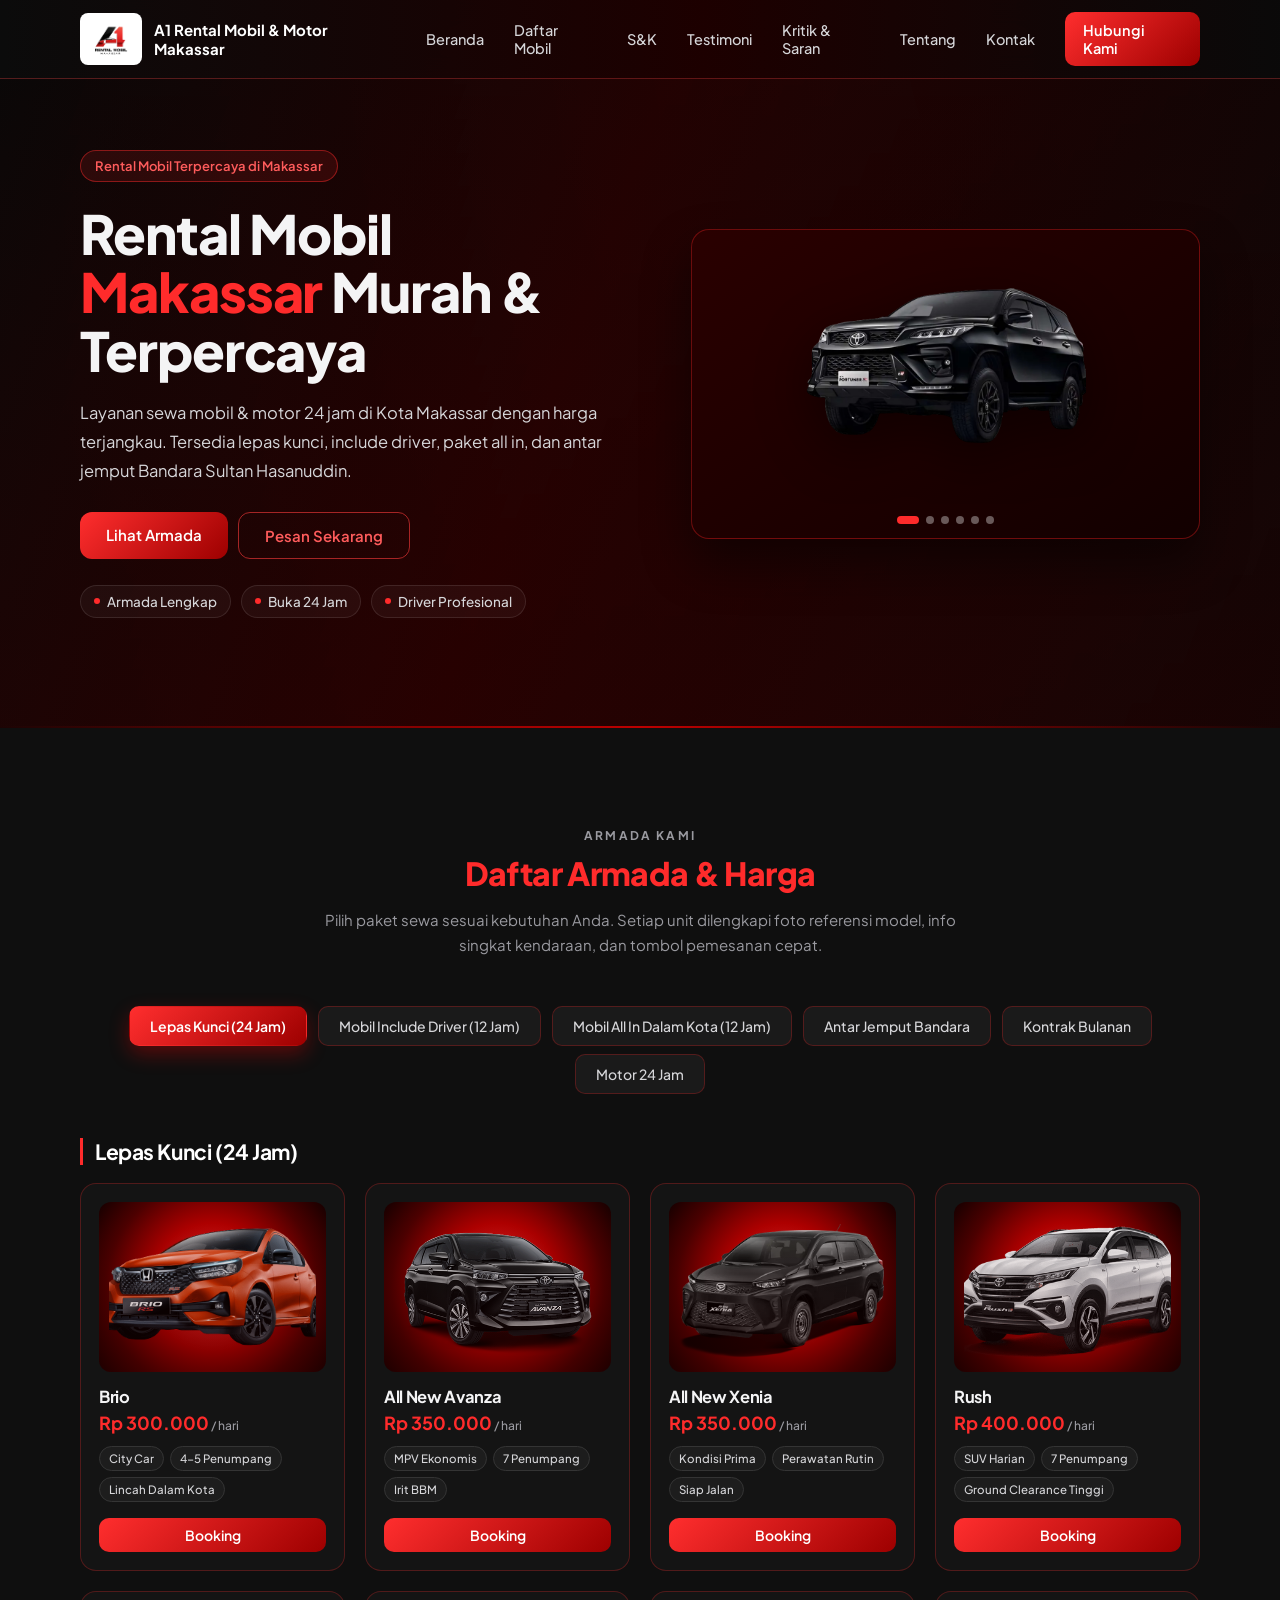
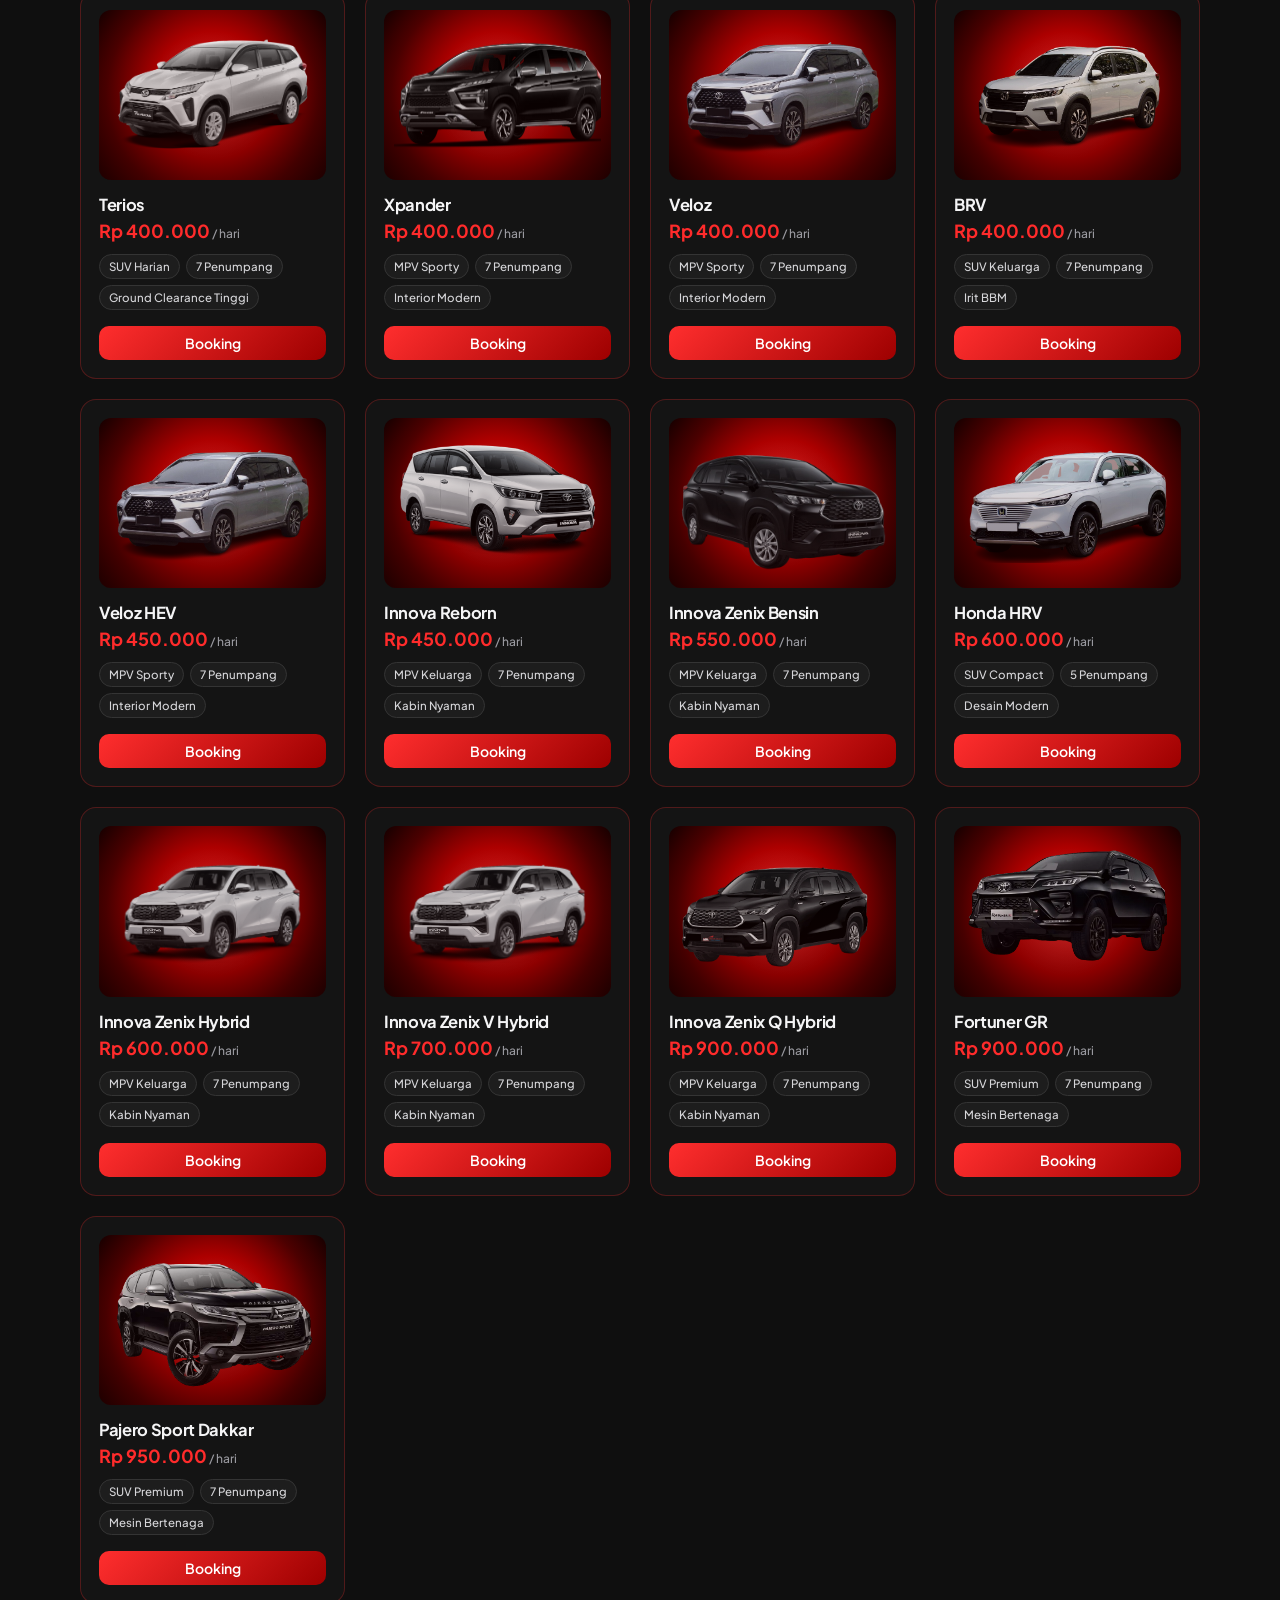
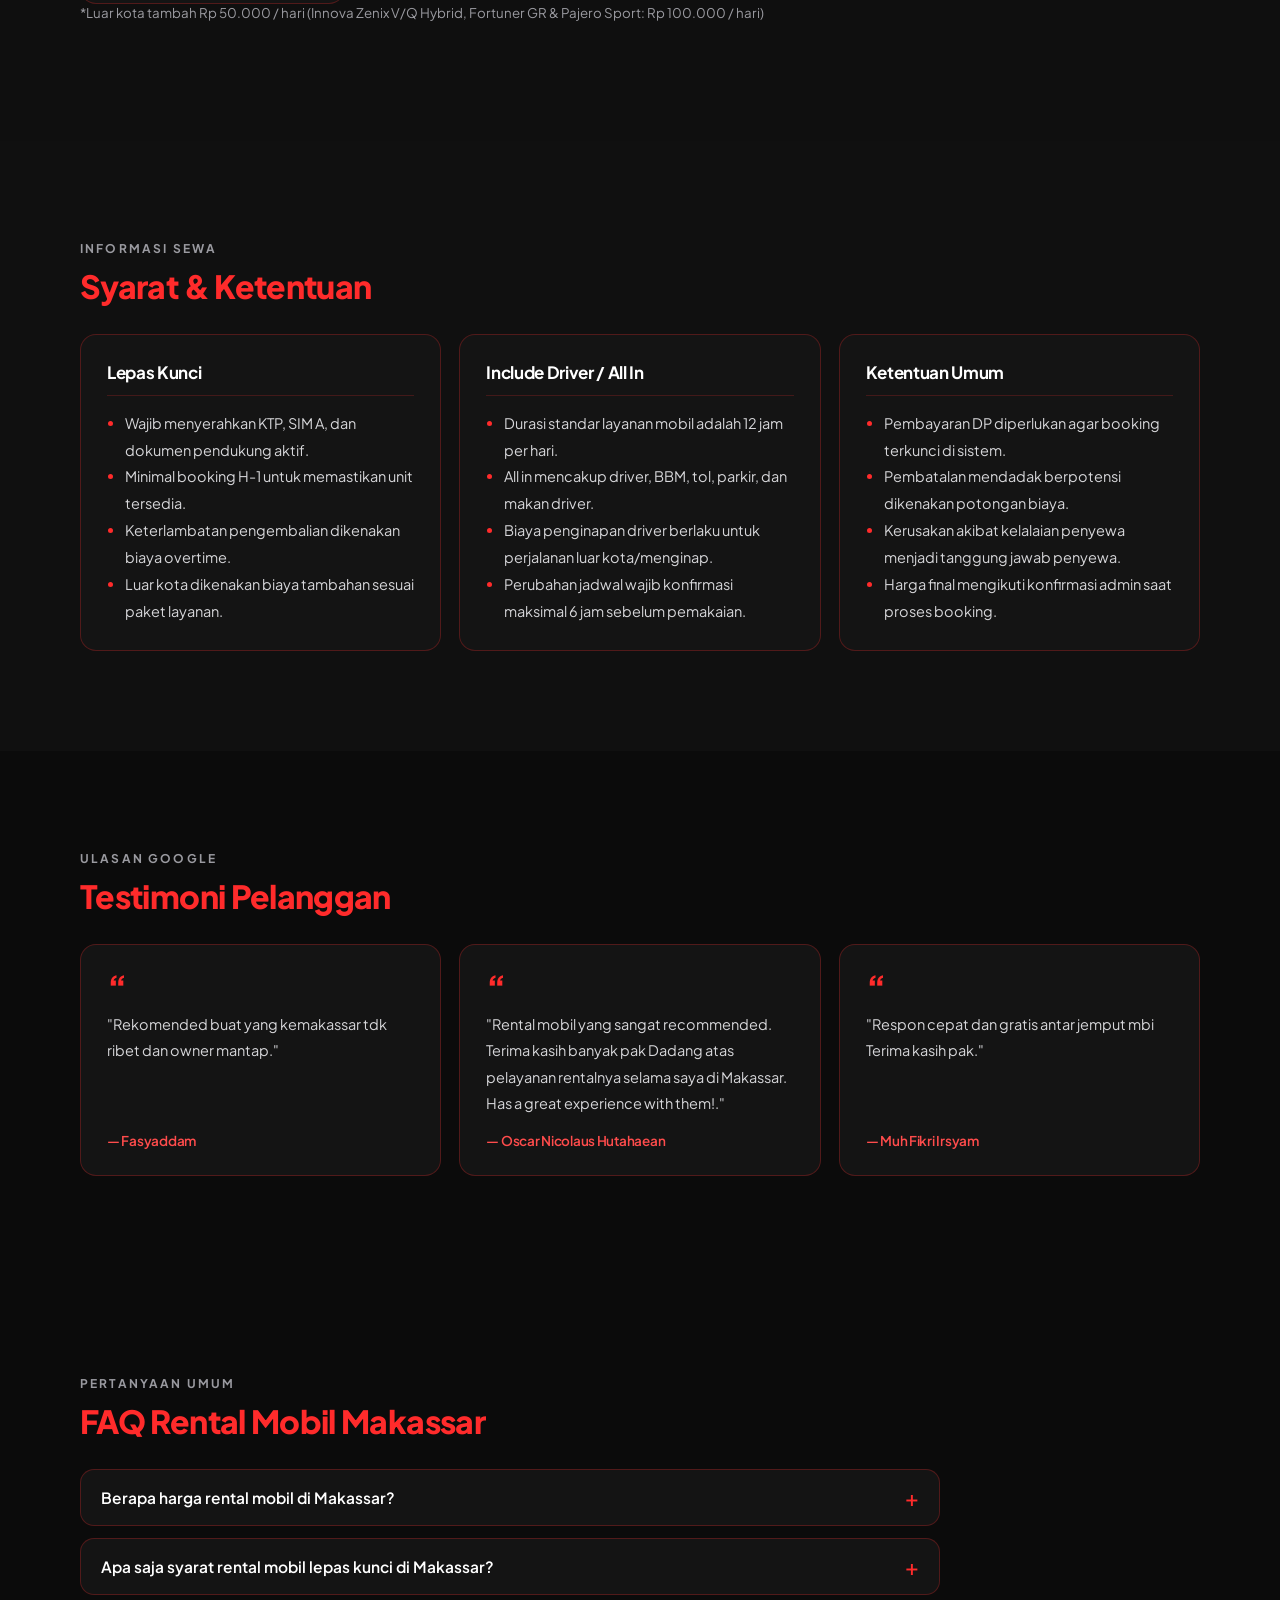
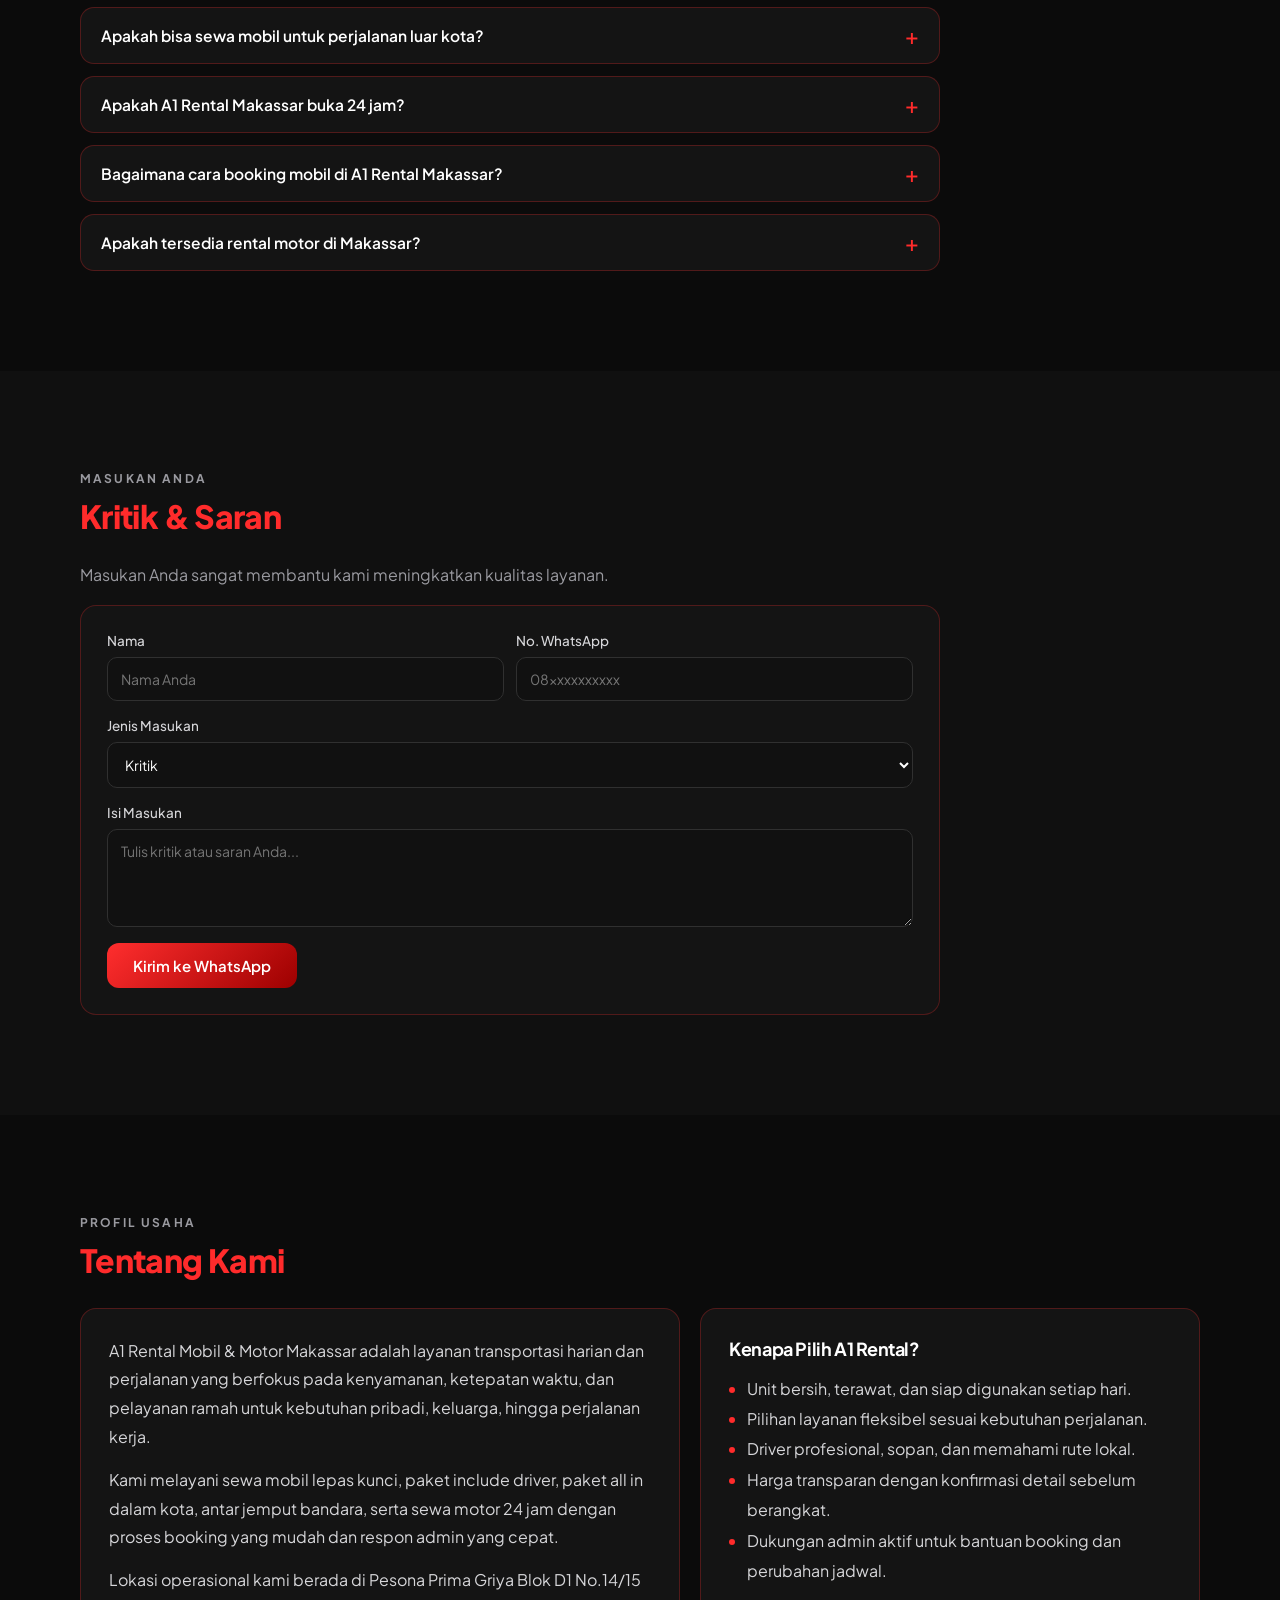
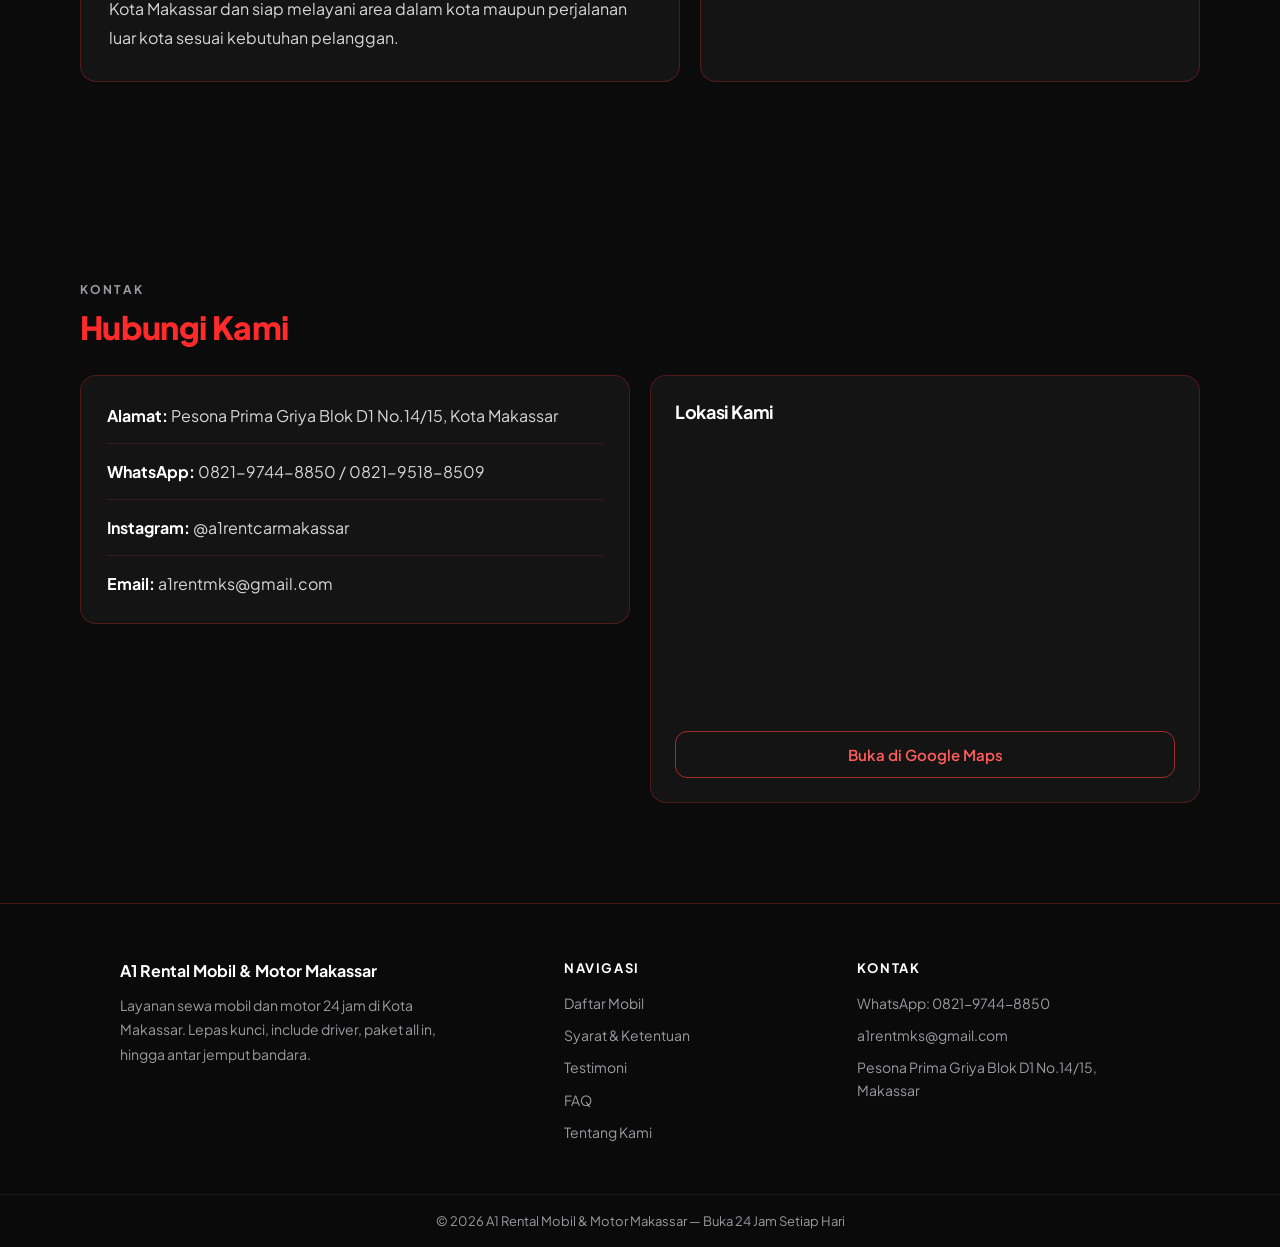
<file: index.html>
<!DOCTYPE html>
<html lang="id">
<head>
<meta charset="UTF-8">
<meta name="viewport" content="width=device-width, initial-scale=1.0">

<!-- Primary SEO -->
<title>Rental Mobil Makassar Murah Lepas Kunci & Driver | A1 Rental Mobil</title>
<meta name="description" content="Rental Mobil Makassar murah mulai 250rb. Tersedia lepas kunci dan include driver. Armada lengkap Brio, Avanza, Innova, Fortuner. Booking cepat via WhatsApp.">
<meta name="keywords" content="rental mobil makassar, sewa mobil makassar murah, rental mobil lepas kunci makassar, rental mobil makassar dengan driver, sewa motor makassar, antar jemput bandara makassar">
<meta name="robots" content="index, follow, max-image-preview:large, max-snippet:-1">
<meta name="author" content="A1 Rental Mobil Makassar">
<meta name="theme-color" content="#0b0b0b">

<!-- Geo Targeting -->
<meta name="geo.region" content="ID-SN">
<meta name="geo.placename" content="Makassar, Sulawesi Selatan">
<meta name="geo.position" content="-5.147665;119.432732">
<meta name="ICBM" content="-5.147665, 119.432732">

<!-- Canonical -->
<link rel="canonical" href="https://www.a1rentalmakassar.com/">

<!-- Favicon -->
<link rel="icon" type="image/png" sizes="512x512" href="https://www.a1rentalmakassar.com/favicon-512.png">
<link rel="icon" type="image/png" sizes="192x192" href="https://www.a1rentalmakassar.com/favicon-192.png">
<link rel="shortcut icon" href="https://www.a1rentalmakassar.com/favicon-512.png">
<link rel="apple-touch-icon" sizes="192x192" href="https://www.a1rentalmakassar.com/favicon-192.png">

<!-- Sitemap -->
<link rel="sitemap" type="application/xml" title="Sitemap" href="/sitemap.xml">

<!-- Open Graph (Agar Bagus Saat Di Share) -->
<meta property="og:title" content="Rental Mobil Makassar Murah | A1 Rental Mobil">
<meta property="og:description" content="Sewa mobil Makassar lepas kunci & driver. Harga mulai 250rb. Booking cepat via WhatsApp.">
<meta property="og:type" content="website">
<meta property="og:url" content="https://www.a1rentalmakassar.com/">
<meta property="og:site_name" content="A1 Rental Mobil Makassar">
<meta property="og:locale" content="id_ID">
<meta property="og:image" content="https://www.a1rentalmakassar.com/logo.png">
<meta property="og:image:alt" content="Logo A1 Rental Mobil Makassar">

<!-- Twitter Card -->
<meta name="twitter:card" content="summary_large_image">
<meta name="twitter:title" content="Rental Mobil Makassar Murah | A1 Rental Mobil">
<meta name="twitter:description" content="Sewa mobil Makassar harga terjangkau. Lepas kunci & include driver.">
<meta name="twitter:image" content="https://www.a1rentalmakassar.com/logo.png">

<!-- Google tag (gtag.js) -->
<script async src="https://www.googletagmanager.com/gtag/js?id=AW-17987800394"></script>
<script>
    window.dataLayer = window.dataLayer || [];
    function gtag(){dataLayer.push(arguments);}
    gtag('js', new Date());

    gtag('config', 'AW-17987800394');

    function gtag_report_conversion(url) {
        const fallbackRedirect = () => {
            if (url) {
                window.location.href = url;
            }
        };

        if (typeof gtag !== 'function') {
            fallbackRedirect();
            return false;
        }

        let hasRedirected = false;
        const callback = function () {
            if (hasRedirected) return;
            hasRedirected = true;
            fallbackRedirect();
        };

        gtag('event', 'conversion', {
            'send_to': 'AW-17987800394/dvFRCIK0zoEcEMqaoIFD',
            'event_callback': callback,
            'event_timeout': 2000
        });

        setTimeout(callback, 2100);
        return false;
    }
</script>

<!-- Schema Markup: Local Business (AutoRental) -->
<script type="application/ld+json">
{
  "@context": "https://schema.org",
  "@type": "AutoRental",
  "@id": "https://www.a1rentalmakassar.com/#autorental",
  "name": "A1 Rental Mobil Makassar",
  "alternateName": "A1 Rental Mobil & Motor Makassar",
  "description": "Layanan rental mobil dan motor 24 jam di Kota Makassar. Tersedia lepas kunci, include driver, paket all in dalam kota, dan antar jemput bandara dengan harga mulai Rp 100.000.",
  "url": "https://www.a1rentalmakassar.com",
  "logo": "https://www.a1rentalmakassar.cunom/logo.png",
  "image": "https://www.a1rentalmakassar.com/logo.png",
  "telephone": "+6282197448850",
  "email": "a1rentmks@gmail.com",
  "priceRange": "Rp100.000 - Rp3.000.000",
  "currenciesAccepted": "IDR",
  "paymentAccepted": "Cash, Transfer Bank",
  "address": {
    "@type": "PostalAddress",
    "streetAddress": "Pesona Prima Griya Blok D1 No.14/15",
    "addressLocality": "Makassar",
    "addressRegion": "Sulawesi Selatan",
    "addressCountry": "ID"
  },
  "geo": {
    "@type": "GeoCoordinates",
    "latitude": -5.147665,
    "longitude": 119.432732
  },
  "hasMap": "https://maps.app.goo.gl/TcPiTi96g9vByP3y5",
  "openingHoursSpecification": {
    "@type": "OpeningHoursSpecification",
    "dayOfWeek": ["Monday", "Tuesday", "Wednesday", "Thursday", "Friday", "Saturday", "Sunday"],
    "opens": "00:00",
    "closes": "23:59"
  },
  "areaServed": {
    "@type": "City",
    "name": "Makassar"
  },
  "sameAs": [
    "https://www.instagram.com/a1rentcarmakassar"
  ],
  "contactPoint": {
    "@type": "ContactPoint",
    "telephone": "+6282197448850",
    "contactType": "customer service",
    "availableLanguage": "Indonesian",
    "areaServed": "ID"
  },
  "hasOfferCatalog": {
    "@type": "OfferCatalog",
    "name": "Layanan Rental A1 Makassar",
    "itemListElement": [
      {
        "@type": "Offer",
        "itemOffered": { "@type": "Service", "name": "Rental Mobil Lepas Kunci 24 Jam Makassar" },
        "priceSpecification": { "@type": "PriceSpecification", "minPrice": 300000, "maxPrice": 950000, "priceCurrency": "IDR" }
      },
      {
        "@type": "Offer",
        "itemOffered": { "@type": "Service", "name": "Rental Mobil Include Driver 12 Jam Makassar" },
        "priceSpecification": { "@type": "PriceSpecification", "minPrice": 500000, "maxPrice": 2600000, "priceCurrency": "IDR" }
      },
      {
        "@type": "Offer",
        "itemOffered": { "@type": "Service", "name": "Rental Mobil All In Dalam Kota Makassar" },
        "priceSpecification": { "@type": "PriceSpecification", "minPrice": 800000, "maxPrice": 3000000, "priceCurrency": "IDR" }
      },
      {
        "@type": "Offer",
        "itemOffered": { "@type": "Service", "name": "Antar Jemput Bandara Sultan Hasanuddin" },
        "priceSpecification": { "@type": "PriceSpecification", "minPrice": 250000, "maxPrice": 500000, "priceCurrency": "IDR" }
      },
      {
        "@type": "Offer",
        "itemOffered": { "@type": "Service", "name": "Kontrak Mobil Bulanan Makassar" },
        "priceSpecification": { "@type": "PriceSpecification", "minPrice": 7000000, "maxPrice": 20000000, "priceCurrency": "IDR" }
      },
      {
        "@type": "Offer",
        "itemOffered": { "@type": "Service", "name": "Sewa Motor 24 Jam Makassar" },
        "priceSpecification": { "@type": "PriceSpecification", "minPrice": 100000, "maxPrice": 150000, "priceCurrency": "IDR" }
      }
    ]
  }
}
</script>

<!-- Schema Markup: WebSite -->
<script type="application/ld+json">
{
  "@context": "https://schema.org",
  "@type": "WebSite",
  "@id": "https://www.a1rentalmakassar.com/#website",
  "name": "A1 Rental Mobil Makassar",
  "url": "https://www.a1rentalmakassar.com",
  "inLanguage": "id-ID",
  "publisher": { "@id": "https://www.a1rentalmakassar.com/#autorental" }
}
</script>

<!-- Schema Markup: FAQ -->
<script type="application/ld+json">
{
  "@context": "https://schema.org",
  "@type": "FAQPage",
  "mainEntity": [
    {
      "@type": "Question",
      "name": "Berapa harga rental mobil di Makassar?",
      "acceptedAnswer": {
        "@type": "Answer",
        "text": "Harga rental mobil di A1 Rental Makassar mulai dari Rp 250.000 untuk antar jemput bandara, Rp 300.000/24 jam untuk lepas kunci, dan Rp 500.000/12 jam untuk paket include driver. Sewa motor mulai Rp 100.000/24 jam."
      }
    },
    {
      "@type": "Question",
      "name": "Apa saja syarat rental mobil lepas kunci di Makassar?",
      "acceptedAnswer": {
        "@type": "Answer",
        "text": "Syarat lepas kunci: menyerahkan KTP, SIM A aktif, dan dokumen pendukung. Disarankan booking minimal H-1 agar unit tersedia."
      }
    },
    {
      "@type": "Question",
      "name": "Apakah bisa sewa mobil untuk perjalanan luar kota?",
      "acceptedAnswer": {
        "@type": "Answer",
        "text": "Bisa. Lepas kunci dikenakan tambahan Rp 50.000/hari, sedangkan paket include driver dikenakan tambahan Rp 100.000/hari plus biaya penginapan driver untuk perjalanan menginap."
      }
    },
    {
      "@type": "Question",
      "name": "Apakah A1 Rental Makassar buka 24 jam?",
      "acceptedAnswer": {
        "@type": "Answer",
        "text": "Ya, kami beroperasi 24 jam setiap hari termasuk hari libur. Admin siap merespon booking dan pertanyaan Anda kapan saja via WhatsApp."
      }
    },
    {
      "@type": "Question",
      "name": "Bagaimana cara booking mobil di A1 Rental Makassar?",
      "acceptedAnswer": {
        "@type": "Answer",
        "text": "Pilih unit di daftar armada lalu klik tombol Booking. Anda akan langsung terhubung ke WhatsApp admin dengan detail unit yang dipilih. Booking terkunci setelah pembayaran DP."
      }
    },
    {
      "@type": "Question",
      "name": "Apakah tersedia rental motor di Makassar?",
      "acceptedAnswer": {
        "@type": "Answer",
        "text": "Tersedia. Kami menyewakan NMAX, PCX, Vario, Scoopy, Fino, dan Genio dengan tarif mulai Rp 100.000 per 24 jam."
      }
    }
  ]
}
</script>

<!-- Fonts -->
<link rel="preconnect" href="https://fonts.googleapis.com">
<link rel="preconnect" href="https://fonts.gstatic.com" crossorigin>
<link rel="preconnect" href="https://images.pexels.com">
<link href="https://fonts.googleapis.com/css2?family=Plus+Jakarta+Sans:wght@400;500;600;700;800&display=swap" rel="stylesheet">

<!-- CSS -->
<link rel="stylesheet" href="style.css">

</head>
<body>

<!-- NAVBAR -->
<header class="navbar">
    <div class="logo-area">
        <img src="logo.png" alt="Logo A1 Rental Mobil Makassar" height="52">
        <span class="logo-text">A1 Rental Mobil & Motor Makassar</span>
    </div>

    <button class="menu-toggle" id="menuToggle" aria-label="Buka menu navigasi" aria-expanded="false" aria-controls="mainNav">
        <span></span>
        <span></span>
        <span></span>
    </button>

    <nav id="mainNav">
        <a href="#beranda">Beranda</a>
        <a href="#armada">Daftar Mobil</a>
        <a href="#syarat">S&K</a>
        <a href="#testimoni">Testimoni</a>
        <a href="#saran">Kritik & Saran</a>
        <a href="#tentang">Tentang</a>
        <a href="#kontak">Kontak</a>
        <a href="https://wa.me/6282197448850" onclick="return gtag_report_conversion('https://wa.me/6282197448850');" class="btn-nav">Hubungi Kami</a>
    </nav>
</header>

<!-- HERO -->
<section class="hero" id="beranda">
    <div class="hero-inner">
        <div class="hero-text">
            <span class="badge">Rental Mobil Terpercaya di Makassar</span>
            <h1>Rental Mobil <span>Makassar</span> Murah & Terpercaya</h1>
            <p>
                Layanan sewa mobil & motor 24 jam di Kota Makassar dengan harga terjangkau.
                Tersedia lepas kunci, include driver, paket all in, dan antar jemput Bandara Sultan Hasanuddin.
            </p>

            <div class="hero-btn">
                <a href="#armada" class="btn-primary">Lihat Armada</a>
                <a href="https://wa.me/6282197448850?text=Halo%20admin%20A1%20Rental%2C%20saya%20ingin%20booking%20kendaraan." onclick="return gtag_report_conversion('https://wa.me/6282197448850?text=Halo%20admin%20A1%20Rental%2C%20saya%20ingin%20booking%20kendaraan.');" class="btn-secondary">Pesan Sekarang</a>
            </div>

            <div class="info">
                <span>Armada Lengkap</span>
                <span>Buka 24 Jam</span>
                <span>Driver Profesional</span>
            </div>
        </div>

        <div class="hero-visual">
            <div class="hero-slider-card">
                <div class="hero-slider-track" id="heroSliderTrack">
                    <div class="hero-slide" data-model="fortuner"><img src="img/Fortuner%20GR.png" alt="Rental Fortuner GR Makassar" width="560" height="260"></div>
                    <div class="hero-slide" data-model="pajero"><img src="img/Pajero%20Sport%20Dakkar.png" alt="Rental Pajero Sport Dakkar Makassar" width="560" height="260"></div>
                    <div class="hero-slide" data-model="alphard"><img src="img/New%20Alphard.png" alt="Rental New Alphard Makassar" width="560" height="260"></div>
                    <div class="hero-slide" data-model="zenix"><img src="img/Innova%20Zenix%20Hybrid.png" alt="Rental Innova Zenix Hybrid Makassar" width="560" height="260"></div>
                    <div class="hero-slide" data-model="hiace"><img src="img/Hiace%20Premio.png" alt="Rental Hiace Premio Makassar" width="560" height="260"></div>
                    <div class="hero-slide" data-model="xpander"><img src="img/xpander.webp" alt="Rental Xpander Makassar" width="560" height="260"></div>
                </div>
                <div class="hero-slider-dots" id="heroSliderDots"></div>
            </div>
        </div>
    </div>
</section>

<section class="armada" id="armada">

    <span class="section-tag">Armada Kami</span>
    <h2>Daftar Armada & Harga</h2>
    <p class="armada-subtitle">Pilih paket sewa sesuai kebutuhan Anda. Setiap unit dilengkapi foto referensi model, info singkat kendaraan, dan tombol pemesanan cepat.</p>

    <!-- BUTTON FILTER -->
    <div class="filter-btn">
        <button onclick="showCategory('lepas', event)" class="active">Lepas Kunci (24 Jam)</button>
        <button onclick="showCategory('driver', event)">Mobil Include Driver (12 Jam)</button>
        <button onclick="showCategory('allin', event)">Mobil All In Dalam Kota (12 Jam)</button>
        <button onclick="showCategory('bandara', event)">Antar Jemput Bandara</button>
        <button onclick="showCategory('bulanan', event)">Kontrak Bulanan</button>
        <button onclick="showCategory('motor', event)">Motor 24 Jam</button>
    </div>

    <!-- LEPAS KUNCI -->
    <div class="kategori-content" id="lepas">
        <h3>Lepas Kunci (24 Jam)</h3>
        <div class="grid">
            <div class="item"><h4>Brio</h4><p>Rp 300.000</p></div>
            <div class="item"><h4>All New Avanza</h4><p>Rp 350.000</p></div>
            <div class="item"><h4>All New Xenia</h4><p>Rp 350.000</p></div>
            <div class="item"><h4>Rush</h4><p>Rp 400.000</p></div>
            <div class="item"><h4>Terios</h4><p>Rp 400.000</p></div>
            <div class="item"><h4>Xpander</h4><p>Rp 400.000</p></div>
            <div class="item"><h4>Veloz</h4><p>Rp 400.000</p></div>
            <div class="item"><h4>BRV</h4><p>Rp 400.000</p></div>
            <div class="item"><h4>Veloz HEV</h4><p>Rp 450.000</p></div>
            <div class="item"><h4>Innova Reborn</h4><p>Rp 450.000</p></div>
            <div class="item"><h4>Innova Zenix Bensin</h4><p>Rp 550.000</p></div>
            <div class="item"><h4>Honda HRV</h4><p>Rp 600.000</p></div>
            <div class="item"><h4>Innova Zenix Hybrid</h4><p>Rp 600.000</p></div>
            <div class="item"><h4>Innova Zenix V Hybrid</h4><p>Rp 700.000</p></div>
            <div class="item"><h4>Innova Zenix Q Hybrid</h4><p>Rp 900.000</p></div>
            <div class="item"><h4>Fortuner GR</h4><p>Rp 900.000</p></div>
            <div class="item"><h4>Pajero Sport Dakkar</h4><p>Rp 950.000</p></div>
        </div>
        <small>*Luar kota tambah Rp 50.000 / hari (Innova Zenix V/Q Hybrid, Fortuner GR & Pajero Sport: Rp 100.000 / hari)</small>
    </div>

    <!-- INCLUDE DRIVER -->
    <div class="kategori-content" id="driver">
        <h3>Mobil Include Driver (12 Jam)</h3>
        <div class="grid">
            <div class="item"><h4>All New Avanza</h4><p>Rp 500.000</p></div>
            <div class="item"><h4>All New Xenia</h4><p>Rp 500.000</p></div>
            <div class="item"><h4>Rush</h4><p>Rp 550.000</p></div>
            <div class="item"><h4>Terios</h4><p>Rp 550.000</p></div>
            <div class="item"><h4>Xpander</h4><p>Rp 550.000</p></div>
            <div class="item"><h4>Veloz</h4><p>Rp 550.000</p></div>
            <div class="item"><h4>BRV</h4><p>Rp 550.000</p></div>
            <div class="item"><h4>Veloz HEV</h4><p>Rp 600.000</p></div>
            <div class="item"><h4>Innova Reborn</h4><p>Rp 600.000</p></div>
            <div class="item"><h4>Innova Zenix Bensin</h4><p>Rp 700.000</p></div>
            <div class="item"><h4>Honda HRV</h4><p>Rp 750.000</p></div>
            <div class="item"><h4>Innova Zenix Hybrid</h4><p>Rp 750.000</p></div>
            <div class="item"><h4>Innova Zenix V Hybrid</h4><p>Rp 850.000</p></div>
            <div class="item"><h4>Innova Zenix Q Hybrid</h4><p>Rp 1.050.000</p></div>
            <div class="item"><h4>Fortuner GR</h4><p>Rp 1.050.000</p></div>
            <div class="item"><h4>Pajero Sport Dakkar</h4><p>Rp 1.100.000</p></div>
            <div class="item"><h4>Hiace Commuter</h4><p>Rp 1.100.000</p></div>
            <div class="item"><h4>Hiace Premio</h4><p>Rp 1.200.000</p></div>
            <div class="item"><h4>New Alphard</h4><p>Rp 2.600.000</p></div>
        </div>
        <small>*Luar kota tambah Rp 100.000 / hari (Innova Zenix Hybrid/V/Q, Fortuner GR & Pajero Sport: Rp 150.000 / hari, New Alphard: Rp 200.000 / hari)</small>
    </div>

    <!-- ALL IN -->
    <div class="kategori-content" id="allin">
        <h3>Mobil All In Dalam Kota (12 Jam)</h3>
        <small>*Include driver, BBM, makan driver, tol & parkir</small>
        <div class="grid">
            <div class="item"><h4>All New Avanza</h4><p>Rp 800.000</p></div>
            <div class="item"><h4>All New Xenia</h4><p>Rp 800.000</p></div>
            <div class="item"><h4>Rush</h4><p>Rp 850.000</p></div>
            <div class="item"><h4>Terios</h4><p>Rp 850.000</p></div>
            <div class="item"><h4>Xpander</h4><p>Rp 850.000</p></div>
            <div class="item"><h4>Veloz</h4><p>Rp 850.000</p></div>
            <div class="item"><h4>BRV</h4><p>Rp 850.000</p></div>
            <div class="item"><h4>Veloz HEV</h4><p>Rp 850.000</p></div>
            <div class="item"><h4>Innova Reborn</h4><p>Rp 900.000</p></div>
            <div class="item"><h4>Innova Zenix Bensin</h4><p>Rp 1.000.000</p></div>
            <div class="item"><h4>Innova Zenix Hybrid</h4><p>Rp 1.000.000</p></div>
            <div class="item"><h4>Honda HRV</h4><p>Rp 1.050.000</p></div>
            <div class="item"><h4>Innova Zenix V Hybrid</h4><p>Rp 1.100.000</p></div>
            <div class="item"><h4>Innova Zenix Q Hybrid</h4><p>Rp 1.300.000</p></div>
            <div class="item"><h4>Fortuner GR</h4><p>Rp 1.350.000</p></div>
            <div class="item"><h4>Pajero Sport Dakkar</h4><p>Rp 1.400.000</p></div>
            <div class="item"><h4>Hiace Commuter</h4><p>Rp 1.400.000</p></div>
            <div class="item"><h4>Hiace Premio</h4><p>Rp 1.500.000</p></div>
            <div class="item"><h4>New Alphard</h4><p>Rp 3.000.000</p></div>
        </div>
    </div>

    <!-- BANDARA -->
    <div class="kategori-content" id="bandara">
        <h3>Antar Jemput Bandara All In</h3>
        <small>*BBM, tol & parkir</small>
        <div class="grid">
            <div class="item"><h4>Avanza</h4><p>Rp 250.000</p></div>
            <div class="item"><h4>Rush</h4><p>Rp 300.000</p></div>
            <div class="item"><h4>Xpander</h4><p>Rp 300.000</p></div>
            <div class="item"><h4>Veloz</h4><p>Rp 300.000</p></div>
            <div class="item"><h4>BRV</h4><p>Rp 300.000</p></div>
            <div class="item"><h4>Innova Reborn</h4><p>Rp 400.000</p></div>
            <div class="item"><h4>Innova Zenix</h4><p>Rp 500.000</p></div>
        </div>
    </div>

    <!-- KONTRAK BULANAN -->
    <div class="kategori-content" id="bulanan">
        <h3>Mobil Kontrak Bulanan</h3>
        <div class="grid">
            <div class="item"><h4>Brio</h4><p>Rp 7.000.000</p></div>
            <div class="item"><h4>All New Avanza</h4><p>Rp 7.500.000</p></div>
            <div class="item"><h4>All New Xenia</h4><p>Rp 7.500.000</p></div>
            <div class="item"><h4>Rush</h4><p>Rp 8.500.000</p></div>
            <div class="item"><h4>Terios</h4><p>Rp 8.500.000</p></div>
            <div class="item"><h4>Xpander</h4><p>Rp 8.500.000</p></div>
            <div class="item"><h4>Veloz</h4><p>Rp 8.500.000</p></div>
            <div class="item"><h4>BRV</h4><p>Rp 8.500.000</p></div>
            <div class="item"><h4>Veloz HEV</h4><p>Rp 9.000.000</p></div>
            <div class="item"><h4>Innova Reborn</h4><p>Rp 9.500.000</p></div>
            <div class="item"><h4>Innova Zenix Bensin</h4><p>Rp 13.500.000</p></div>
            <div class="item"><h4>Innova Zenix Hybrid</h4><p>Rp 14.000.000</p></div>
            <div class="item"><h4>Honda HRV</h4><p>Rp 15.000.000</p></div>
            <div class="item"><h4>Innova Zenix V Hybrid</h4><p>Rp 16.000.000</p></div>
            <div class="item"><h4>Innova Zenix Q Hybrid</h4><p>Rp 18.000.000</p></div>
            <div class="item"><h4>Fortuner GR</h4><p>Rp 20.000.000</p></div>
            <div class="item"><h4>Pajero Sport Dakkar</h4><p>Rp 20.000.000</p></div>
        </div>
    </div>

    <!-- MOTOR -->
    <div class="kategori-content" id="motor">
        <h3>Motor 24 Jam</h3>
        <div class="grid">
            <div class="item"><h4>PCX 150 cc</h4><p>Rp 150.000</p></div>
            <div class="item"><h4>NMAX 150 cc</h4><p>Rp 150.000</p></div>
            <div class="item"><h4>Vario 125 cc</h4><p>Rp 100.000</p></div>
            <div class="item"><h4>Fino 125 cc</h4><p>Rp 100.000</p></div>
            <div class="item"><h4>Scoopy 125 cc</h4><p>Rp 100.000</p></div>
            <div class="item"><h4>Genio 110 cc</h4><p>Rp 100.000</p></div>
        </div>
    </div>

</section>

<!-- SYARAT KETENTUAN -->
<section class="syarat" id="syarat">
    <span class="section-tag">Informasi Sewa</span>
    <h2>Syarat & Ketentuan</h2>
    <div class="terms-grid">
        <div class="terms-card">
            <h3>Lepas Kunci</h3>
            <ul>
                <li>Wajib menyerahkan KTP, SIM A, dan dokumen pendukung aktif.</li>
                <li>Minimal booking H-1 untuk memastikan unit tersedia.</li>
                <li>Keterlambatan pengembalian dikenakan biaya overtime.</li>
                <li>Luar kota dikenakan biaya tambahan sesuai paket layanan.</li>
            </ul>
        </div>
        <div class="terms-card">
            <h3>Include Driver / All In</h3>
            <ul>
                <li>Durasi standar layanan mobil adalah 12 jam per hari.</li>
                <li>All in mencakup driver, BBM, tol, parkir, dan makan driver.</li>
                <li>Biaya penginapan driver berlaku untuk perjalanan luar kota/menginap.</li>
                <li>Perubahan jadwal wajib konfirmasi maksimal 6 jam sebelum pemakaian.</li>
            </ul>
        </div>
        <div class="terms-card">
            <h3>Ketentuan Umum</h3>
            <ul>
                <li>Pembayaran DP diperlukan agar booking terkunci di sistem.</li>
                <li>Pembatalan mendadak berpotensi dikenakan potongan biaya.</li>
                <li>Kerusakan akibat kelalaian penyewa menjadi tanggung jawab penyewa.</li>
                <li>Harga final mengikuti konfirmasi admin saat proses booking.</li>
            </ul>
        </div>
    </div>
</section>

<!-- TESTIMONI -->
<section class="testimoni" id="testimoni">
    <span class="section-tag">Ulasan Google</span>
    <h2>Testimoni Pelanggan</h2>
    <div class="testimoni-grid">
        <article class="testi-item">
            <p>"Rekomended buat yang kemakassar tdk ribet dan owner mantap."</p>
            <h4>— Fasyaddam</h4>
        </article>
        <article class="testi-item">
            <p>"Rental mobil yang sangat recommended. Terima kasih banyak pak Dadang atas pelayanan rentalnya selama saya di Makassar. Has a great experience with them!."</p>
            <h4>— Oscar Nicolaus Hutahaean</h4>
        </article>
        <article class="testi-item">
            <p>"Respon cepat dan gratis antar jemput mbi Terima kasih pak."</p>
            <h4>— Muh Fikri Irsyam</h4>
        </article>
    </div>
</section>

<!-- FAQ -->
<section class="faq" id="faq">
    <span class="section-tag">Pertanyaan Umum</span>
    <h2>FAQ Rental Mobil Makassar</h2>
    <div class="faq-list">
        <details class="faq-item">
            <summary>Berapa harga rental mobil di Makassar?</summary>
            <p>Harga rental mobil di A1 Rental Makassar mulai dari Rp 250.000 untuk antar jemput bandara, Rp 300.000/24 jam untuk lepas kunci, dan Rp 500.000/12 jam untuk paket include driver. Sewa motor mulai Rp 100.000/24 jam.</p>
        </details>
        <details class="faq-item">
            <summary>Apa saja syarat rental mobil lepas kunci di Makassar?</summary>
            <p>Syarat lepas kunci: menyerahkan KTP, SIM A aktif, dan dokumen pendukung. Disarankan booking minimal H-1 agar unit tersedia.</p>
        </details>
        <details class="faq-item">
            <summary>Apakah bisa sewa mobil untuk perjalanan luar kota?</summary>
            <p>Bisa. Lepas kunci dikenakan tambahan Rp 50.000/hari, sedangkan paket include driver dikenakan tambahan Rp 100.000/hari plus biaya penginapan driver untuk perjalanan menginap.</p>
        </details>
        <details class="faq-item">
            <summary>Apakah A1 Rental Makassar buka 24 jam?</summary>
            <p>Ya, kami beroperasi 24 jam setiap hari termasuk hari libur. Admin siap merespon booking dan pertanyaan Anda kapan saja via WhatsApp.</p>
        </details>
        <details class="faq-item">
            <summary>Bagaimana cara booking mobil di A1 Rental Makassar?</summary>
            <p>Pilih unit di daftar armada lalu klik tombol Booking. Anda akan langsung terhubung ke WhatsApp admin dengan detail unit yang dipilih. Booking terkunci setelah pembayaran DP.</p>
        </details>
        <details class="faq-item">
            <summary>Apakah tersedia rental motor di Makassar?</summary>
            <p>Tersedia. Kami menyewakan NMAX, PCX, Vario, Scoopy, Fino, dan Genio dengan tarif mulai Rp 100.000 per 24 jam.</p>
        </details>
    </div>
</section>

<!-- KRITIK DAN SARAN -->
<section class="saran" id="saran">
    <span class="section-tag">Masukan Anda</span>
    <h2>Kritik & Saran</h2>
    <p class="saran-subtitle">Masukan Anda sangat membantu kami meningkatkan kualitas layanan.</p>
    <form id="feedbackForm" class="feedback-form">
        <div class="form-row">
            <div class="form-group">
                <label for="feedbackNama">Nama</label>
                <input type="text" id="feedbackNama" required placeholder="Nama Anda">
            </div>
            <div class="form-group">
                <label for="feedbackNoWa">No. WhatsApp</label>
                <input type="tel" id="feedbackNoWa" required placeholder="08xxxxxxxxxx">
            </div>
        </div>
        <div class="form-group">
            <label for="feedbackJenis">Jenis Masukan</label>
            <select id="feedbackJenis" required>
                <option value="Kritik">Kritik</option>
                <option value="Saran">Saran</option>
                <option value="Apresiasi">Apresiasi</option>
            </select>
        </div>
        <div class="form-group">
            <label for="feedbackPesan">Isi Masukan</label>
            <textarea id="feedbackPesan" rows="4" required placeholder="Tulis kritik atau saran Anda..."></textarea>
        </div>
        <button type="submit" class="btn-primary">Kirim ke WhatsApp</button>
    </form>
</section>

<!-- TENTANG -->
<section class="tentang" id="tentang">
    <span class="section-tag">Profil Usaha</span>
    <h2>Tentang Kami</h2>
    <div class="tentang-grid">
        <div class="tentang-main">
            <p>
                A1 Rental Mobil & Motor Makassar adalah layanan transportasi harian dan perjalanan yang berfokus pada
                kenyamanan, ketepatan waktu, dan pelayanan ramah untuk kebutuhan pribadi, keluarga, hingga perjalanan kerja.
            </p>
            <p>
                Kami melayani sewa mobil lepas kunci, paket include driver, paket all in dalam kota, antar jemput bandara,
                serta sewa motor 24 jam dengan proses booking yang mudah dan respon admin yang cepat.
            </p>
            <p>
                Lokasi operasional kami berada di Pesona Prima Griya Blok D1 No.14/15 Kota Makassar dan siap melayani
                area dalam kota maupun perjalanan luar kota sesuai kebutuhan pelanggan.
            </p>
        </div>

        <div class="tentang-side">
            <h3>Kenapa Pilih A1 Rental?</h3>
            <ul>
                <li>Unit bersih, terawat, dan siap digunakan setiap hari.</li>
                <li>Pilihan layanan fleksibel sesuai kebutuhan perjalanan.</li>
                <li>Driver profesional, sopan, dan memahami rute lokal.</li>
                <li>Harga transparan dengan konfirmasi detail sebelum berangkat.</li>
                <li>Dukungan admin aktif untuk bantuan booking dan perubahan jadwal.</li>
            </ul>
        </div>
    </div>
</section>

<!-- KONTAK -->
<section class="kontak" id="kontak">
    <span class="section-tag">Kontak</span>
    <h2>Hubungi Kami</h2>
    <div class="kontak-layout">
        <div class="kontak-grid">
            <p><b>Alamat:</b> Pesona Prima Griya Blok D1 No.14/15, Kota Makassar</p>
            <p><b>WhatsApp:</b> 0821-9744-8850 / 0821-9518-8509</p>
            <p><b>Instagram:</b> @a1rentcarmakassar</p>
            <p><b>Email:</b> a1rentmks@gmail.com</p>
        </div>

        <div class="kontak-map-card">
            <h3>Lokasi Kami</h3>
            <iframe
                src="https://www.google.com/maps/embed?pb=!1m18!1m12!1m3!1d3973.531552298876!2d119.4781067!3d-5.178767!2m3!1f0!2f0!3f0!3m2!1i1024!2i768!4f13.1!3m3!1m2!1s0x2dbee3a953afde55%3A0xec39109b580b7b77!2sA1%20Rental%20Mobil%20Makassar%20%7C%20A1%20Rent%20Car%20Makassar%20%7C%20A1%20Sewa%20Mobil%20Makassar!5e0!3m2!1sid!2sid!4v1788832978255!5m2!1sid!2sid"
                loading="lazy"
                referrerpolicy="strict-origin-when-cross-origin"
                allowfullscreen
                title="Google Maps A1 Rental Makassar"></iframe>
            <a href="https://maps.app.goo.gl/TcPiTi96g9vByP3y5" target="_blank" class="btn-secondary">Buka di Google Maps</a>
        </div>
    </div>
</section>

<footer>
    <div class="footer-inner">
        <div class="footer-brand">
            <span class="footer-logo">A1 Rental Mobil & Motor Makassar</span>
            <p>Layanan sewa mobil dan motor 24 jam di Kota Makassar. Lepas kunci, include driver, paket all in, hingga antar jemput bandara.</p>
        </div>
        <div class="footer-col">
            <h4>Navigasi</h4>
            <a href="#armada">Daftar Mobil</a>
            <a href="#syarat">Syarat & Ketentuan</a>
            <a href="#testimoni">Testimoni</a>
            <a href="#faq">FAQ</a>
            <a href="#tentang">Tentang Kami</a>
        </div>
        <div class="footer-col">
            <h4>Kontak</h4>
            <a href="https://wa.me/6282197448850" onclick="return gtag_report_conversion('https://wa.me/6282197448850');">WhatsApp: 0821-9744-8850</a>
            <a href="mailto:a1rentmks@gmail.com">a1rentmks@gmail.com</a>
            <a href="https://maps.app.goo.gl/TcPiTi96g9vByP3y5" target="_blank" rel="noopener">Pesona Prima Griya Blok D1 No.14/15, Makassar</a>
        </div>
    </div>
    <div class="footer-bottom">
        © 2026 A1 Rental Mobil & Motor Makassar — Buka 24 Jam Setiap Hari
    </div>
</footer>
<script>
function showCategory(id, evt) {
    const contents = document.querySelectorAll('.kategori-content');
    const buttons = document.querySelectorAll('.filter-btn button');

    contents.forEach(content => {
        content.classList.remove('active');
    });

    buttons.forEach(btn => {
        btn.classList.remove('active');
    });

    document.getElementById(id).classList.add('active');
    if (evt && evt.currentTarget) {
        evt.currentTarget.classList.add('active');
    }
}

document.getElementById('lepas').classList.add('active');

const menuToggle = document.getElementById('menuToggle');
const mainNav = document.getElementById('mainNav');

if (menuToggle && mainNav) {
    menuToggle.addEventListener('click', () => {
        const isOpen = mainNav.classList.toggle('open');
        menuToggle.classList.toggle('active', isOpen);
        menuToggle.setAttribute('aria-expanded', String(isOpen));
    });

    mainNav.querySelectorAll('a').forEach(link => {
        link.addEventListener('click', () => {
            mainNav.classList.remove('open');
            menuToggle.classList.remove('active');
            menuToggle.setAttribute('aria-expanded', 'false');
        });
    });
}

const localImageMap = {
    'brio': 'img/brio.png',
    'all new avanza': 'img/avanza.png',
    'all new xenia': 'img/xenia.webp',
    'avanza': 'img/avanza.png',
    'rush': 'img/rush.png',
    'terios': 'img/terios.webp',
    'xpander': 'img/xpander.webp',
    'veloz': 'img/Veloz-removebg-preview.png',
    'veloz hev': 'img/Veloz-removebg-preview.png',
    'brv': 'img/BRV-removebg-preview.png',
    'honda hrv': 'img/Honda_HRV-removebg-preview.png',
    'innova reborn': 'img/Innova Reborn.png',
    'innova zenix bensin': 'img/Innova Zenix Bensin.png',
    'innova zenix hybrid': 'img/Innova Zenix Hybrid.png',
    'innova zenix v hybrid': 'img/Innova Zenix Hybrid.png',
    'innova zenix q hybrid': 'img/Innova Zenix Q Hybrid.png',
    'innova zenix': 'img/Innova Zenix Bensin.png',
    'fortuner gr': 'img/Fortuner GR.png',
    'pajero sport dakkar': 'img/Pajero Sport Dakkar.png',
    'hiace commuter': 'img/Hiace Commuter.png',
    'hiace premio': 'img/Hiace Premio.png',
    'new alphard': 'img/New Alphard.png',
    'pcx 150 cc': 'img/PCX 150 cc.png',
    'nmax 150 cc': 'img/NMAX 150 cc.png',
    'vario 125 cc': 'img/Vario 125 cc.png',
    'fino 125 cc': 'img/Fino 125 cc.png',
    'scoopy 125 cc': 'img/Scoopy 125 cc.png',
    'genio 110 cc': 'img/Genio 110 cc.png'
};

function getSpecs(vehicleName) {
    const name = vehicleName.toLowerCase();

    if (name.includes('alphard')) return ['Premium MPV', '7 Penumpang', 'Captain Seat'];
    if (name.includes('hiace')) return ['Van Pariwisata', '10-14 Penumpang', 'Bagasi Luas'];
    if (name.includes('fortuner') || name.includes('pajero')) return ['SUV Premium', '7 Penumpang', 'Mesin Bertenaga'];
    if (name.includes('innova')) return ['MPV Keluarga', '7 Penumpang', 'Kabin Nyaman'];
    if (name.includes('rush') || name.includes('terios')) return ['SUV Harian', '7 Penumpang', 'Ground Clearance Tinggi'];
    if (name.includes('xpander') || name.includes('veloz')) return ['MPV Sporty', '7 Penumpang', 'Interior Modern'];
    if (name.includes('hrv')) return ['SUV Compact', '5 Penumpang', 'Desain Modern'];
    if (name.includes('brv')) return ['SUV Keluarga', '7 Penumpang', 'Irit BBM'];
    if (name.includes('avanza')) return ['MPV Ekonomis', '7 Penumpang', 'Irit BBM'];
    if (name.includes('brio')) return ['City Car', '4-5 Penumpang', 'Lincah Dalam Kota'];
    return ['Kondisi Prima', 'Perawatan Rutin', 'Siap Jalan'];
}

const carCategoryIds = ['lepas', 'driver', 'allin', 'bandara', 'bulanan', 'motor'];

carCategoryIds.forEach(categoryId => {
    const category = document.getElementById(categoryId);
    if (!category) return;

    category.querySelectorAll('.item').forEach((card, index) => {
        if (card.querySelector('.item-media')) return;

        const title = card.querySelector('h4');
        const price = card.querySelector('p');
        if (!title || !price) return;

        const modelName = title.textContent.trim();
        const normalized = modelName.toLowerCase();
        const localImage = localImageMap[normalized] || 'img/avanza.png';
        card.setAttribute('data-model', normalized);

        const media = document.createElement('div');
        media.className = 'item-media';

        const image = document.createElement('img');
        image.className = 'vehicle-img';
        image.loading = 'lazy';
        image.alt = `Rental ${modelName} Makassar - A1 Rental`;
        image.src = localImage;
        media.appendChild(image);

        const specs = getSpecs(modelName);
        const infoList = document.createElement('ul');
        infoList.className = 'vehicle-meta';
        specs.forEach(item => {
            const li = document.createElement('li');
            li.textContent = item;
            infoList.appendChild(li);
        });

        const actionWrap = document.createElement('div');
        actionWrap.className = 'item-actions';
        const layananLabels = {
            lepas: 'Lepas Kunci',
            driver: 'Include Driver',
            allin: 'All In (Driver + BBM)',
            bandara: 'Antar Jemput Bandara',
            bulanan: 'Kontrak Bulanan',
            motor: 'Sewa Motor'
        };
        const waBookingMessage = `Halo admin A1 Rental, saya ingin booking unit ${modelName} untuk layanan ${layananLabels[categoryId] || categoryId}.`;
        const waBookingLink = `https://wa.me/6282197448850?text=${encodeURIComponent(waBookingMessage)}`;
        actionWrap.innerHTML = `
            <a href="${waBookingLink}" class="item-order" target="_blank" rel="noopener" onclick="return gtag_report_conversion('${waBookingLink}');">Booking</a>
        `;

        card.classList.add('enhanced-item', 'reveal-item');
        card.style.setProperty('--delay', `${index * 0.05}s`);
        card.prepend(media);
        price.insertAdjacentElement('afterend', infoList);
        card.appendChild(actionWrap);
    });
});

const revealObserver = new IntersectionObserver((entries) => {
    entries.forEach(entry => {
        if (entry.isIntersecting) {
            entry.target.classList.add('show');
            revealObserver.unobserve(entry.target);
        }
    });
}, { threshold: 0.15 });

document.querySelectorAll('.reveal-item').forEach(card => revealObserver.observe(card));

const feedbackForm = document.getElementById('feedbackForm');

if (feedbackForm) {
    feedbackForm.addEventListener('submit', (event) => {
        event.preventDefault();

        const nama = document.getElementById('feedbackNama').value.trim();
        const noWa = document.getElementById('feedbackNoWa').value.trim();
        const jenis = document.getElementById('feedbackJenis').value;
        const pesan = document.getElementById('feedbackPesan').value.trim();

        const waMessage = [
            'Halo admin A1 Rental, saya ingin mengirim masukan.',
            '',
            `Nama: ${nama}`,
            `No. WA: ${noWa}`,
            `Jenis: ${jenis}`,
            `Masukan: ${pesan}`
        ].join('\n');

        const waUrl = `https://wa.me/6282197448850?text=${encodeURIComponent(waMessage)}`;
        gtag_report_conversion(waUrl);
    });
}

const heroSliderTrack = document.getElementById('heroSliderTrack');
const heroSliderDots = document.getElementById('heroSliderDots');

if (heroSliderTrack && heroSliderDots) {
    const heroSlides = Array.from(heroSliderTrack.children);
    let activeSlide = 0;
    let slideTimer;

    heroSlides.forEach((_, index) => {
        const dot = document.createElement('button');
        dot.type = 'button';
        dot.setAttribute('aria-label', `Slide ${index + 1}`);
        if (index === 0) dot.classList.add('active');
        dot.addEventListener('click', () => {
            showHeroSlide(index);
            restartHeroSlider();
        });
        heroSliderDots.appendChild(dot);
    });

    const dots = heroSliderDots.querySelectorAll('button');

    function showHeroSlide(index) {
        activeSlide = (index + heroSlides.length) % heroSlides.length;
        heroSlides.forEach((slide, slideIndex) => {
            slide.classList.toggle('active', slideIndex === activeSlide);
        });
        dots.forEach((dot, dotIndex) => {
            dot.classList.toggle('active', dotIndex === activeSlide);
        });
    }

    function startHeroSlider() {
        slideTimer = setInterval(() => {
            showHeroSlide(activeSlide + 1);
        }, 3000);
    }

    function restartHeroSlider() {
        clearInterval(slideTimer);
        startHeroSlider();
    }

    showHeroSlide(0);
    startHeroSlider();

    heroSliderTrack.addEventListener('mouseenter', () => clearInterval(slideTimer));
    heroSliderTrack.addEventListener('mouseleave', startHeroSlider);
}
</script>

</body>
</html>
</file>
<file: style.css>
:root {
    --bg: #0b0b0b;
    --surface: #141414;
    --surface-2: #1a1a1a;
    --border: rgba(255, 45, 45, 0.26);
    --accent: #ff2b2b;
    --accent-hover: #e01515;
    --accent-grad: linear-gradient(135deg, #ff2e2e 0%, #9d0000 100%);
    --text: #f4f4f5;
    --text-muted: #d6d6d9;
    --text-dim: #9a9aa0;
}

* {
    margin: 0;
    padding: 0;
    box-sizing: border-box;
    font-family: 'Plus Jakarta Sans', 'Segoe UI', Arial, sans-serif;
}

body {
    background: var(--bg);
    color: var(--text);
    scroll-behavior: smooth;
    overflow-x: hidden;
    animation: pageFade 0.8s ease;
    -webkit-font-smoothing: antialiased;
}

body::before {
    content: "";
    position: fixed;
    inset: 0;
    background: radial-gradient(circle at top right, rgba(255, 0, 0, 0.12), rgba(255, 0, 0, 0));
    pointer-events: none;
    z-index: -1;
}

h1, h2, h3, h4 {
    letter-spacing: -0.02em;
}

.section-tag {
    display: block;
    color: var(--text-dim);
    font-size: 12px;
    font-weight: 700;
    text-transform: uppercase;
    letter-spacing: 0.18em;
    margin-bottom: 10px;
}

/* NAVBAR */
.navbar {
    display: flex;
    justify-content: space-between;
    align-items: center;
    padding: 12px 80px;
    background: linear-gradient(90deg, rgba(12, 12, 12, 0.92) 0%, rgba(29, 0, 0, 0.92) 55%, rgba(10, 10, 10, 0.92) 100%);
    backdrop-filter: blur(12px);
    -webkit-backdrop-filter: blur(12px);
    position: fixed;
    width: 100%;
    top: 0;
    z-index: 1000;
    border-bottom: 1px solid rgba(255, 70, 70, 0.3);
}

.logo-area img {
    height: 52px;
    width: auto;
    background: white;
    padding: 3px 8px;
    border-radius: 8px;
}

.logo-area {
    display: flex;
    align-items: center;
    gap: 12px;
}

.logo-text {
    font-size: 15px;
    font-weight: 700;
    color: #fff;
    letter-spacing: 0;
}

nav {
    display: flex;
    align-items: center;
    gap: 4px;
}

nav a {
    color: var(--text-muted);
    text-decoration: none;
    margin-left: 26px;
    font-size: 14.5px;
    font-weight: 500;
    transition: color 0.25s;
    position: relative;
}

nav a:hover {
    color: #ff4d4d;
}

nav a::after {
    content: "";
    position: absolute;
    left: 0;
    bottom: -6px;
    width: 0;
    height: 2px;
    background: var(--accent);
    transition: width 0.3s;
}

nav a:hover::after {
    width: 100%;
}

.btn-nav {
    background: var(--accent-grad);
    color: #fff !important;
    padding: 9px 18px;
    border-radius: 10px;
    font-weight: 600;
    transition: box-shadow 0.25s, transform 0.25s;
}

.btn-nav::after {
    content: none;
}

.btn-nav:hover {
    transform: translateY(-1px);
    box-shadow: 0 8px 18px rgba(255, 0, 0, 0.35);
}

.menu-toggle {
    display: none;
    background: transparent;
    border: 1px solid var(--border);
    border-radius: 10px;
    padding: 8px;
    width: 44px;
    height: 44px;
    cursor: pointer;
}

.menu-toggle span {
    display: block;
    width: 24px;
    height: 2px;
    background: #fff;
    margin: 5px auto;
    transition: 0.3s;
}

.menu-toggle.active span:nth-child(1) {
    transform: translateY(7px) rotate(45deg);
}

.menu-toggle.active span:nth-child(2) {
    opacity: 0;
}

.menu-toggle.active span:nth-child(3) {
    transform: translateY(-7px) rotate(-45deg);
}

/* HERO */
.hero {
    padding: 150px 80px 110px;
    background:
        linear-gradient(110deg, rgba(10, 10, 10, 0.88) 0%, rgba(50, 0, 0, 0.68) 45%, rgba(8, 8, 8, 0.86) 100%),
        url('https://images.pexels.com/photos/3802510/pexels-photo-3802510.jpeg?auto=compress&cs=tinysrgb&w=1800');
    background-size: cover;
    background-position: center;
    position: relative;
    overflow: hidden;
}

.hero::before {
    content: "";
    position: absolute;
    inset: 0;
    background: linear-gradient(180deg, rgba(0, 0, 0, 0.22) 0%, rgba(40, 0, 0, 0.45) 100%);
    z-index: 0;
}

.hero-inner {
    display: grid;
    grid-template-columns: 1.05fr 0.95fr;
    gap: 48px;
    align-items: center;
    position: relative;
    z-index: 1;
    max-width: 1200px;
    margin: 0 auto;
}

.hero::after {
    content: "";
    position: absolute;
    left: 0;
    right: 0;
    bottom: 0;
    height: 2px;
    background: linear-gradient(90deg, transparent 0%, rgba(255, 0, 0, 0.7) 50%, transparent 100%);
}

.hero h1 {
    font-size: clamp(38px, 4.6vw, 54px);
    font-weight: 800;
    line-height: 1.08;
    animation: riseUp 0.9s ease both;
}

.hero h1 span {
    color: var(--accent);
}

.badge {
    background: rgba(255, 43, 43, 0.12);
    border: 1px solid rgba(255, 43, 43, 0.45);
    padding: 7px 14px;
    border-radius: 999px;
    color: #ff5c5c;
    display: inline-block;
    margin-bottom: 22px;
    font-size: 13px;
    font-weight: 600;
}

.hero p {
    max-width: 560px;
    margin: 20px 0 26px;
    line-height: 1.75;
    color: var(--text-muted);
    font-size: 16.5px;
    animation: riseUp 1.1s ease both;
}

.hero-btn {
    display: flex;
    flex-wrap: wrap;
    gap: 10px;
}

.hero-btn a {
    margin-right: 0;
}

.info {
    margin-top: 26px;
    display: flex;
    flex-wrap: wrap;
    gap: 10px;
}

.info span {
    display: inline-flex;
    align-items: center;
    gap: 7px;
    font-size: 13.5px;
    font-weight: 500;
    color: var(--text-muted);
    background: rgba(255, 255, 255, 0.04);
    border: 1px solid rgba(255, 255, 255, 0.1);
    padding: 7px 13px;
    border-radius: 999px;
}

.info span::before {
    content: "";
    width: 6px;
    height: 6px;
    border-radius: 50%;
    background: var(--accent);
    flex-shrink: 0;
}

.hero-visual {
    position: relative;
    min-height: 360px;
    display: flex;
    align-items: center;
    justify-content: center;
}

.hero-slider-card {
    position: relative;
    width: min(560px, 100%);
    border-radius: 18px;
    padding: 14px;
    background: linear-gradient(145deg, #2a0000, #120000);
    border: 1px solid rgba(255, 35, 35, 0.35);
    box-shadow: 0 24px 48px rgba(0, 0, 0, 0.45);
    overflow: hidden;
}

.hero-slider-card::before {
    content: none;
    position: absolute;
    inset: 0;
    background: none;
    opacity: 0;
    pointer-events: none;
}

.hero-slider-track {
    position: relative;
    width: 100%;
    height: 260px;
    border-radius: 12px;
    overflow: hidden;
    z-index: 1;
    padding: 0;
    background: transparent;
}

.hero-slide {
    position: absolute;
    inset: 0;
    opacity: 0;
    pointer-events: none;
    transform: translateX(22px) scale(0.98);
}

.hero-slide.active {
    opacity: 1;
    transform: translateX(0) scale(1);
    animation: heroSlideIn 0.45s ease;
}

.hero-slide img {
    width: 100%;
    height: 100%;
    object-fit: contain;
    object-position: center;
    display: block;
    filter: drop-shadow(0 14px 24px rgba(0, 0, 0, 0.45));
}

.hero-slide[data-model="fortuner"] img,
.hero-slide[data-model="hiace"] img {
    transform: scale(1.12);
}

.hero-slide[data-model="hiace"] img {
    transform: scale(1.22);
}

.hero-slide[data-model="zenix"] img {
    transform: scale(0.9);
}

.hero-slider-dots {
    margin-top: 12px;
    display: flex;
    justify-content: center;
    gap: 7px;
}

.hero-slider-dots button {
    width: 8px;
    height: 8px;
    border-radius: 50%;
    border: 0;
    background: rgba(255, 255, 255, 0.35);
    cursor: pointer;
    transition: 0.3s;
}

.hero-slider-dots button.active {
    width: 22px;
    border-radius: 999px;
    background: var(--accent);
}

.btn-primary {
    background: var(--accent-grad);
    padding: 13px 26px;
    border-radius: 12px;
    color: white;
    font-weight: 600;
    font-size: 15px;
    text-decoration: none;
    transition: transform 0.25s, box-shadow 0.25s;
}

.btn-secondary {
    border: 1px solid rgba(255, 60, 60, 0.6);
    padding: 13px 26px;
    border-radius: 12px;
    color: #ff5c5c;
    font-weight: 600;
    font-size: 15px;
    text-decoration: none;
    transition: border-color 0.25s, background 0.25s, color 0.25s, transform 0.25s;
}

.btn-primary:hover {
    transform: translateY(-2px);
    box-shadow: 0 12px 26px rgba(255, 0, 0, 0.35);
}

.btn-secondary:hover {
    border-color: var(--accent);
    background: rgba(255, 43, 43, 0.1);
    color: #ff7a7a;
    transform: translateY(-2px);
}

/* MOBIL */
.mobil {
    padding: 100px 80px;
    background: #111;
}

.mobil h2 {
    margin-bottom: 40px;
}

.card-container {
    display: flex;
    gap: 20px;
    flex-wrap: wrap;
}

.card {
    background: #1a1a1a;
    padding: 25px;
    border-radius: 15px;
    width: 250px;
    transition: 0.3s;
}

.card:hover {
    transform: translateY(-10px);
    box-shadow: 0 10px 30px rgba(255,0,0,0.3);
}

.note {
    margin-top: 20px;
    color: #aaa;
}

/* TENTANG */
.tentang {
    padding: 100px 80px;
    background: var(--bg);
}

.tentang h2 {
    color: #ff2b2b;
    margin-bottom: 28px;
    font-size: 32px;
    font-weight: 800;
}

.tentang-grid {
    display: grid;
    grid-template-columns: 1.2fr 1fr;
    gap: 20px;
}

.tentang-main,
.tentang-side {
    background: var(--surface);
    border: 1px solid var(--border);
    border-radius: 16px;
    padding: 28px;
}

.tentang-main p {
    color: var(--text-muted);
    line-height: 1.8;
    margin-bottom: 14px;
}

.tentang-main p:last-child {
    margin-bottom: 0;
}

.tentang-side h3 {
    margin-bottom: 14px;
    color: #fff;
    font-size: 18px;
}

.tentang-side ul {
    padding-left: 18px;
    color: var(--text-muted);
    line-height: 1.9;
}

.tentang-side ul li::marker {
    color: var(--accent);
}

.syarat,
.testimoni,
.saran {
    padding: 100px 80px;
}

.syarat {
    background: #101010;
}

.testimoni {
    background: var(--bg);
}

.saran {
    background: #101010;
}

.syarat h2,
.testimoni h2,
.saran h2 {
    color: #ff2b2b;
    margin-bottom: 28px;
    font-size: 32px;
    font-weight: 800;
}

.terms-grid,
.testimoni-grid {
    display: grid;
    grid-template-columns: repeat(auto-fit, minmax(260px, 1fr));
    gap: 18px;
}

.terms-card,
.testi-item,
.feedback-form,
.kontak-grid {
    background: var(--surface);
    border: 1px solid var(--border);
    border-radius: 16px;
    padding: 26px;
}

.terms-card h3 {
    margin-bottom: 14px;
    color: #fff;
    font-size: 17px;
    padding-bottom: 12px;
    border-bottom: 1px solid rgba(255, 45, 45, 0.2);
}

.terms-card ul {
    padding-left: 18px;
    color: var(--text-muted);
    line-height: 1.85;
    font-size: 14.5px;
}

.terms-card ul li::marker {
    color: var(--accent);
}

.testi-item {
    display: flex;
    flex-direction: column;
    justify-content: space-between;
}

.testi-item p {
    color: var(--text-muted);
    line-height: 1.8;
    margin-bottom: 16px;
    font-size: 14.5px;
}

.testi-item p::before {
    content: "“";
    display: block;
    font-size: 34px;
    line-height: 1;
    color: var(--accent);
    font-weight: 800;
    margin-bottom: 6px;
}

.testi-item h4 {
    color: #ff4c4c;
    font-size: 13.5px;
    font-weight: 600;
}

.saran-subtitle {
    color: var(--text-dim);
    margin-bottom: 20px;
}

/* FAQ */
.faq {
    padding: 100px 80px;
    background: var(--bg);
}

.faq h2 {
    color: #ff2b2b;
    margin-bottom: 28px;
    font-size: 32px;
    font-weight: 800;
}

.faq-list {
    display: grid;
    gap: 12px;
    max-width: 860px;
}

.faq-item {
    background: var(--surface);
    border: 1px solid var(--border);
    border-radius: 14px;
    overflow: hidden;
}

.faq-item summary {
    cursor: pointer;
    list-style: none;
    padding: 18px 48px 18px 20px;
    font-weight: 600;
    font-size: 15.5px;
    color: #fff;
    position: relative;
    transition: color 0.25s;
}

.faq-item summary::-webkit-details-marker {
    display: none;
}

.faq-item summary::after {
    content: "+";
    position: absolute;
    right: 20px;
    top: 50%;
    transform: translateY(-50%);
    color: var(--accent);
    font-size: 22px;
    font-weight: 500;
    transition: transform 0.25s;
}

.faq-item[open] summary::after {
    transform: translateY(-50%) rotate(45deg);
}

.faq-item summary:hover {
    color: #ff5c5c;
}

.faq-item p {
    padding: 0 20px 18px;
    color: var(--text-muted);
    line-height: 1.8;
    font-size: 14.5px;
}

.feedback-form {
    max-width: 860px;
    display: flex;
    flex-direction: column;
    gap: 16px;
}

.feedback-form .btn-primary {
    border: 0;
    cursor: pointer;
    align-self: flex-start;
    font-family: inherit;
}

/* KONTAK */
.kontak {
    padding: 100px 80px;
    background: var(--bg);
}

.kontak h2 {
    color: #ff2b2b;
    margin-bottom: 28px;
    font-size: 32px;
    font-weight: 800;
}

.kontak-layout {
    display: grid;
    grid-template-columns: 1fr 1fr;
    gap: 20px;
    align-items: start;
}

.kontak-grid {
    display: grid;
    gap: 14px;
    max-width: 100%;
}

.kontak-grid p {
    margin: 0;
    line-height: 1.7;
    color: var(--text-muted);
    padding-bottom: 14px;
    border-bottom: 1px solid rgba(255, 45, 45, 0.18);
}

.kontak-grid p:last-child {
    padding-bottom: 0;
    border-bottom: 0;
}

.kontak-grid b {
    color: #fff;
}

.kontak-map-card {
    background: var(--surface);
    border: 1px solid var(--border);
    border-radius: 16px;
    padding: 24px;
    display: flex;
    flex-direction: column;
    gap: 14px;
}

.kontak-map-card h3 {
    margin: 0;
    color: #fff;
    font-size: 18px;
}

.kontak-map-card iframe {
    width: 100%;
    height: 280px;
    border: 0;
    border-radius: 12px;
}

.kontak-map-card .btn-secondary {
    text-align: center;
}

footer {
    background: #0a0a0a;
    border-top: 1px solid rgba(255, 70, 70, 0.25);
}

.footer-inner {
    display: grid;
    grid-template-columns: 1.6fr 1fr 1.2fr;
    gap: 40px;
    padding: 56px 80px 40px;
    max-width: 1200px;
    margin: 0 auto;
}

.footer-logo {
    display: block;
    font-weight: 700;
    font-size: 16px;
    color: #fff;
    margin-bottom: 12px;
}

.footer-brand p {
    color: var(--text-dim);
    font-size: 14px;
    line-height: 1.75;
    max-width: 340px;
}

.footer-col h4 {
    color: #fff;
    font-size: 13px;
    text-transform: uppercase;
    letter-spacing: 0.12em;
    margin-bottom: 16px;
}

.footer-col a {
    display: block;
    color: var(--text-dim);
    text-decoration: none;
    font-size: 14px;
    line-height: 1.6;
    margin-bottom: 10px;
    transition: color 0.25s;
}

.footer-col a:hover {
    color: #ff4d4d;
}

.footer-bottom {
    text-align: center;
    padding: 18px 24px;
    border-top: 1px solid rgba(255, 255, 255, 0.06);
    color: var(--text-dim);
    font-size: 13px;
}
/* ARMADA */
.armada {
    padding: 100px 80px;
    background: #0f0f0f;
}

.armada .section-tag {
    text-align: center;
}

.armada h2 {
    text-align: center;
    font-size: 32px;
    font-weight: 800;
    margin-bottom: 14px;
    color: #ff2b2b;
}

.armada-subtitle {
    text-align: center;
    max-width: 680px;
    margin: 0 auto 44px;
    color: var(--text-dim);
    line-height: 1.7;
    font-size: 15px;
}

.kategori {
    margin-bottom: 70px;
}

.kategori h3 {
    margin-bottom: 30px;
    font-size: 21px;
    color: white;
    border-left: 3px solid var(--accent);
    padding-left: 12px;
}

.grid {
    display: grid;
    grid-template-columns: repeat(auto-fill, minmax(250px, 1fr));
    gap: 20px;
}

.item {
    background: var(--surface);
    padding: 18px;
    border-radius: 16px;
    width: 100%;
    transition: transform 0.3s, border-color 0.3s, box-shadow 0.3s;
    border: 1px solid var(--border);
    position: relative;
    overflow: hidden;
    display: flex;
    flex-direction: column;
}

.item:hover {
    transform: translateY(-5px);
    box-shadow: 0 18px 36px rgba(255, 0, 0, 0.25);
    border-color: rgba(255, 0, 0, 0.5);
}

.item h4 {
    margin-bottom: 4px;
    font-size: 16.5px;
    font-weight: 700;
}

.item p {
    color: var(--accent);
    font-weight: 700;
    margin-bottom: 12px;
    font-size: 18px;
}

.item p::after {
    content: " / hari";
    font-size: 12px;
    font-weight: 500;
    color: var(--text-dim);
}

#bandara .item p::after {
    content: " / trip";
}

#bulanan .item p::after {
    content: " / bulan";
}

.item a {
    display: inline-block;
    padding: 8px 15px;
    background: var(--accent-grad);
    color: white;
    text-decoration: none;
    border-radius: 10px;
    font-size: 14px;
}

.kategori small {
    color: var(--text-dim);
}
.filter-btn {
    text-align: center;
    margin-bottom: 40px;
}

.filter-btn button {
    background: var(--surface-2);
    color: var(--text-muted);
    border: 1px solid rgba(255, 35, 35, 0.25);
    padding: 10px 20px;
    margin: 4px;
    border-radius: 10px;
    font-size: 14px;
    font-weight: 500;
    font-family: inherit;
    cursor: pointer;
    transition: background 0.25s, color 0.25s, border-color 0.25s, box-shadow 0.25s;
}

.filter-btn button:hover {
    border-color: rgba(255, 35, 35, 0.6);
    color: #fff;
}

.filter-btn .active {
    background: var(--accent-grad);
    border-color: transparent;
    color: #fff;
    font-weight: 600;
    box-shadow: 0 8px 20px rgba(255, 0, 0, 0.3);
}

.kategori-content {
    display: none;
}

.kategori-content.active {
    display: block;
    animation: fadeTab 0.45s ease;
}

.kategori-content h3 {
    margin-bottom: 18px;
    font-size: 21px;
    color: white;
    border-left: 3px solid var(--accent);
    padding-left: 12px;
}

.kategori-content small {
    display: block;
    margin-bottom: 20px;
    color: var(--text-dim);
}

.item-media {
    position: relative;
    border-radius: 12px;
    overflow: hidden;
    margin-bottom: 14px;
    background: radial-gradient(circle at center, #ff3b3b 0%, #b30000 45%, #4d0000 75%, #140000 100%);
    aspect-ratio: 4 / 3;
    padding: 10px;
}

.vehicle-img {
    width: 100%;
    height: 100%;
    object-fit: cover;
    display: block;
    transition: transform 0.45s ease;
    border-radius: 10px;
}

.item:hover .vehicle-img {
    transform: scale(1.03);
}

.item[data-model="innova reborn"] .vehicle-img,
.item[data-model="terios"] .vehicle-img,
.item[data-model="innova zenix hybrid"] .vehicle-img,
.item[data-model="innova zenix v hybrid"] .vehicle-img,
.item[data-model="veloz"] .vehicle-img,
.item[data-model="veloz hev"] .vehicle-img,
.item[data-model="brv"] .vehicle-img,
.item[data-model="honda hrv"] .vehicle-img,
.item[data-model="new alphard"] .vehicle-img {
    object-fit: contain;
    object-position: center;
    transform: scale(1);
}

.item[data-model="innova reborn"]:hover .vehicle-img,
.item[data-model="terios"]:hover .vehicle-img,
.item[data-model="innova zenix hybrid"]:hover .vehicle-img,
.item[data-model="innova zenix v hybrid"]:hover .vehicle-img,
.item[data-model="veloz"]:hover .vehicle-img,
.item[data-model="veloz hev"]:hover .vehicle-img,
.item[data-model="brv"]:hover .vehicle-img,
.item[data-model="honda hrv"]:hover .vehicle-img,
.item[data-model="new alphard"]:hover .vehicle-img {
    transform: scale(1.02);
}

.item-media::after {
    content: "";
    position: absolute;
    inset: 0;
    background: linear-gradient(180deg, rgba(0, 0, 0, 0), rgba(45, 0, 0, 0.35));
}

.vehicle-meta {
    list-style: none;
    display: flex;
    flex-wrap: wrap;
    gap: 6px;
    margin-bottom: 16px;
}

.vehicle-meta li {
    font-size: 11.5px;
    font-weight: 500;
    border: 1px solid #343434;
    padding: 4px 9px;
    border-radius: 999px;
    color: var(--text-muted);
    background: rgba(255, 255, 255, 0.04);
}

.item-actions {
    display: flex;
    gap: 8px;
    margin-top: auto;
}

.item-order {
    flex: 1;
    text-align: center;
    text-decoration: none;
    font-size: 13.5px;
    font-weight: 600;
    padding: 10px 8px;
    border-radius: 10px;
    transition: background 0.25s, transform 0.25s;
}

.item-order {
    background: var(--accent-grad);
    color: white;
}

.item-order:hover {
    transform: translateY(-2px);
    box-shadow: 0 10px 18px rgba(255, 0, 0, 0.3);
}

.reveal-item {
    opacity: 0;
    transform: translateY(18px);
}

.reveal-item.show {
    opacity: 1;
    transform: translateY(0);
    transition: opacity 0.6s ease var(--delay), transform 0.6s ease var(--delay);
}

.form-row {
    display: grid;
    grid-template-columns: 1fr 1fr;
    gap: 12px;
}

.form-group {
    display: flex;
    flex-direction: column;
    gap: 8px;
}

.form-group label {
    color: var(--text-muted);
    font-size: 13.5px;
    font-weight: 500;
}

.form-group input,
.form-group select,
.form-group textarea {
    background: #111;
    border: 1px solid #303030;
    color: #fff;
    border-radius: 10px;
    padding: 12px 13px;
    font-family: inherit;
    font-size: 14px;
}

.form-group input:focus,
.form-group select:focus,
.form-group textarea:focus {
    outline: none;
    border-color: var(--accent);
    box-shadow: 0 0 0 3px rgba(255, 0, 0, 0.14);
}

@keyframes glowMove {
    from {
        transform: translate(-80px, -20px);
    }
    to {
        transform: translate(80px, 40px);
    }
}

@keyframes floatOrb {
    0%, 100% {
        transform: translateY(0);
    }
    50% {
        transform: translateY(-20px);
    }
}

@keyframes pageFade {
    from {
        opacity: 0;
    }
    to {
        opacity: 1;
    }
}

@keyframes riseUp {
    from {
        opacity: 0;
        transform: translateY(20px);
    }
    to {
        opacity: 1;
        transform: translateY(0);
    }
}

@keyframes fadeTab {
    from {
        opacity: 0;
        transform: translateY(8px);
    }
    to {
        opacity: 1;
        transform: translateY(0);
    }
}

@keyframes heroSlideIn {
    from {
        opacity: 0;
        transform: translateX(24px) scale(0.985);
    }
    to {
        opacity: 1;
        transform: translateX(0) scale(1);
    }
}

@media (max-width: 992px) {
    .navbar,
    .hero,
    .armada,
    .syarat,
    .testimoni,
    .saran,
    .faq,
    .tentang,
    .kontak {
        padding-left: 24px;
        padding-right: 24px;
    }

    .navbar {
        flex-direction: row;
        justify-content: space-between;
        gap: 12px;
        padding-top: 8px;
        padding-bottom: 8px;
        padding-left: 16px;
        padding-right: 16px;
    }

    .logo-area img {
        height: 40px;
        padding: 2px 6px;
    }

    .menu-toggle {
        display: block;
        flex-shrink: 0;
    }

    nav {
        position: absolute;
        top: calc(100% + 8px);
        left: 16px;
        right: 16px;
        display: flex;
        flex-direction: column;
        align-items: flex-start;
        gap: 0;
        padding: 8px;
        background: rgba(12, 12, 13, 0.97);
        border: 1px solid var(--border);
        border-radius: 14px;
        box-shadow: 0 15px 30px rgba(0, 0, 0, 0.45);
        transform: translateY(-10px);
        opacity: 0;
        pointer-events: none;
        transition: 0.25s ease;
    }

    nav.open {
        transform: translateY(0);
        opacity: 1;
        pointer-events: auto;
    }

    nav a {
        width: 100%;
        margin-left: 0;
        padding: 12px 14px;
        border-radius: 10px;
    }

    nav a:hover {
        background: rgba(255, 0, 0, 0.12);
    }

    .btn-nav {
        width: 100%;
        text-align: center;
    }

    .hero h1 {
        font-size: 32px;
    }

    .hero p {
        font-size: 15px;
        margin: 16px 0 20px;
    }

    .badge {
        font-size: 12px;
        padding: 6px 12px;
        margin-bottom: 16px;
    }

    .info {
        margin-top: 18px;
        gap: 8px;
    }

    .info span {
        font-size: 12px;
        padding: 6px 11px;
    }

    .armada,
    .syarat,
    .testimoni,
    .saran,
    .faq,
    .tentang,
    .kontak {
        padding-top: 60px;
        padding-bottom: 60px;
    }

    .armada h2,
    .syarat h2,
    .testimoni h2,
    .saran h2,
    .faq h2,
    .tentang h2,
    .kontak h2 {
        text-align: center;
        font-size: 26px;
        margin-bottom: 20px;
    }

    .section-tag {
        text-align: center;
    }

    .logo-text {
        font-size: 12.5px;
        max-width: 170px;
        line-height: 1.3;
    }

    .hero {
        padding-top: 100px;
        padding-bottom: 56px;
    }

    .hero-inner {
        grid-template-columns: 1fr;
        gap: 18px;
    }

    .hero-visual {
        min-height: 0;
    }

    .hero-slider-track {
        height: 200px;
    }

    .hero-btn a {
        flex: 1 1 calc(50% - 5px);
        min-width: 0;
        text-align: center;
        padding: 10px 12px;
        font-size: 14px;
    }

    .filter-btn {
        display: grid;
        grid-template-columns: repeat(2, minmax(0, 1fr));
        gap: 8px;
    }

    .filter-btn button {
        width: 100%;
        margin: 0;
        padding: 10px 8px;
        font-size: 12px;
        line-height: 1.3;
        white-space: normal;
        text-align: center;
        border-radius: 12px;
    }

    .armada .grid {
        grid-template-columns: repeat(2, minmax(0, 1fr));
        gap: 12px;
    }

    .armada .item {
        width: 100%;
        padding: 12px;
        border-radius: 14px;
    }

    .armada-subtitle {
        font-size: 13.5px;
        margin-bottom: 28px;
    }

    .kategori-content h3 {
        font-size: 17px;
        margin-bottom: 14px;
    }

    .item h4 {
        font-size: 14px;
    }

    .item p {
        font-size: 15px;
        white-space: nowrap;
        margin-bottom: 10px;
    }

    .item p::after {
        font-size: 10.5px;
    }

    .item-media {
        margin-bottom: 10px;
        padding: 6px;
    }

    .vehicle-meta {
        gap: 5px;
        margin-bottom: 12px;
    }

    .vehicle-meta li {
        font-size: 10.5px;
        padding: 3px 8px;
    }

    .item-order {
        font-size: 13px;
        padding: 9px 8px;
    }

    .terms-card,
    .testi-item,
    .feedback-form,
    .kontak-grid {
        padding: 20px;
    }

    .tentang-main,
    .tentang-side {
        padding: 20px;
    }

    .faq-item summary {
        font-size: 14.5px;
        padding: 15px 44px 15px 16px;
    }

    .faq-item p {
        font-size: 13.5px;
        padding: 0 16px 15px;
    }

    .kontak-map-card iframe {
        height: 220px;
    }

    .tentang-grid {
        grid-template-columns: 1fr;
    }

    .kontak-layout {
        grid-template-columns: 1fr;
    }

    .form-row {
        grid-template-columns: 1fr;
    }

    .footer-inner {
        grid-template-columns: 1fr;
        gap: 28px;
        padding: 40px 24px 28px;
    }
}
</file>
